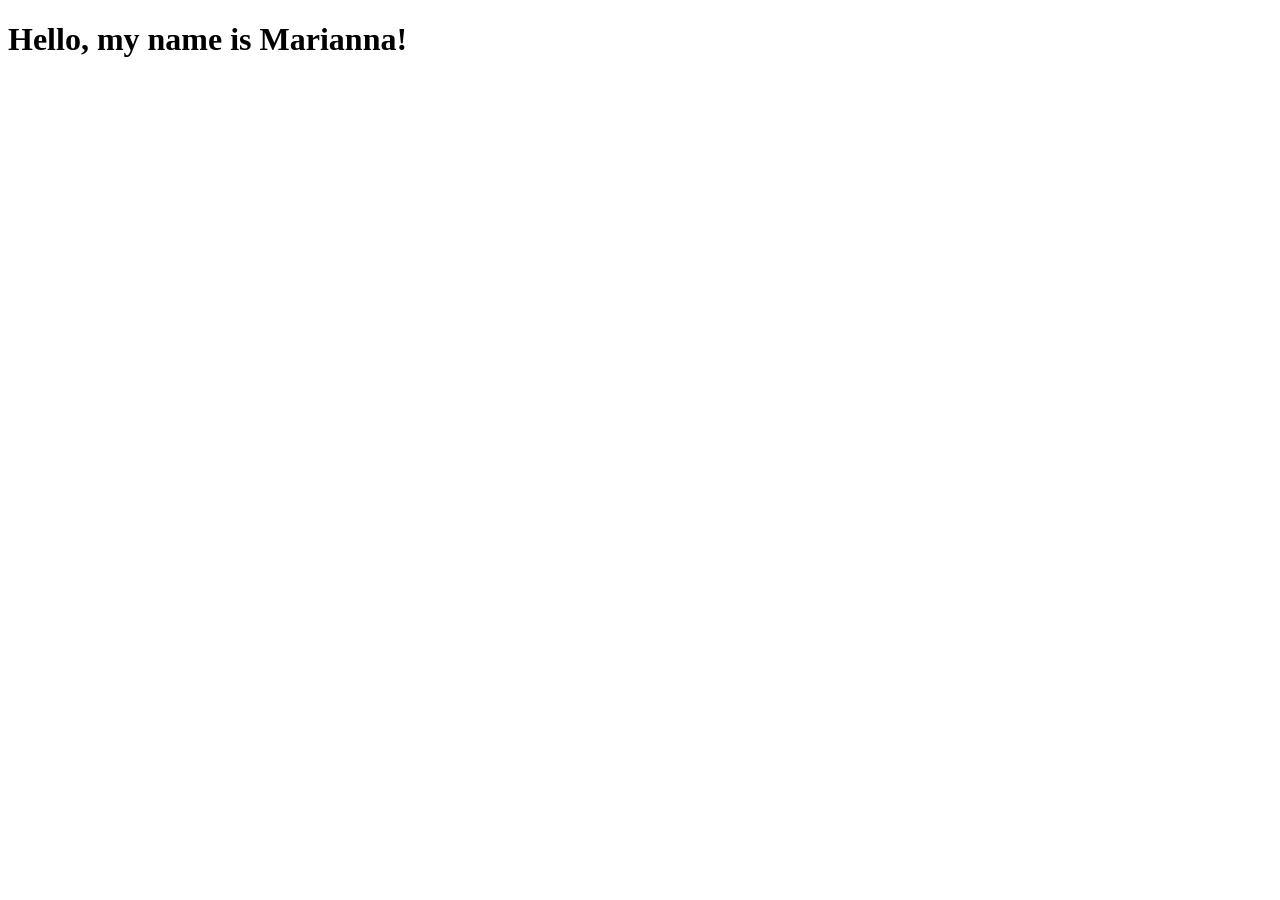
<file: lab-3/index.html>
<!DOCTYPE html>
<html lang="en">
<head>
  <meta charset="UTF-8">
    <meta name="viewport" content="width=device-width, initial-scale=1.0">
  <h1>Hello, my name is Marianna!</h1>
</head>
<body>
</body>
</html>
</file>
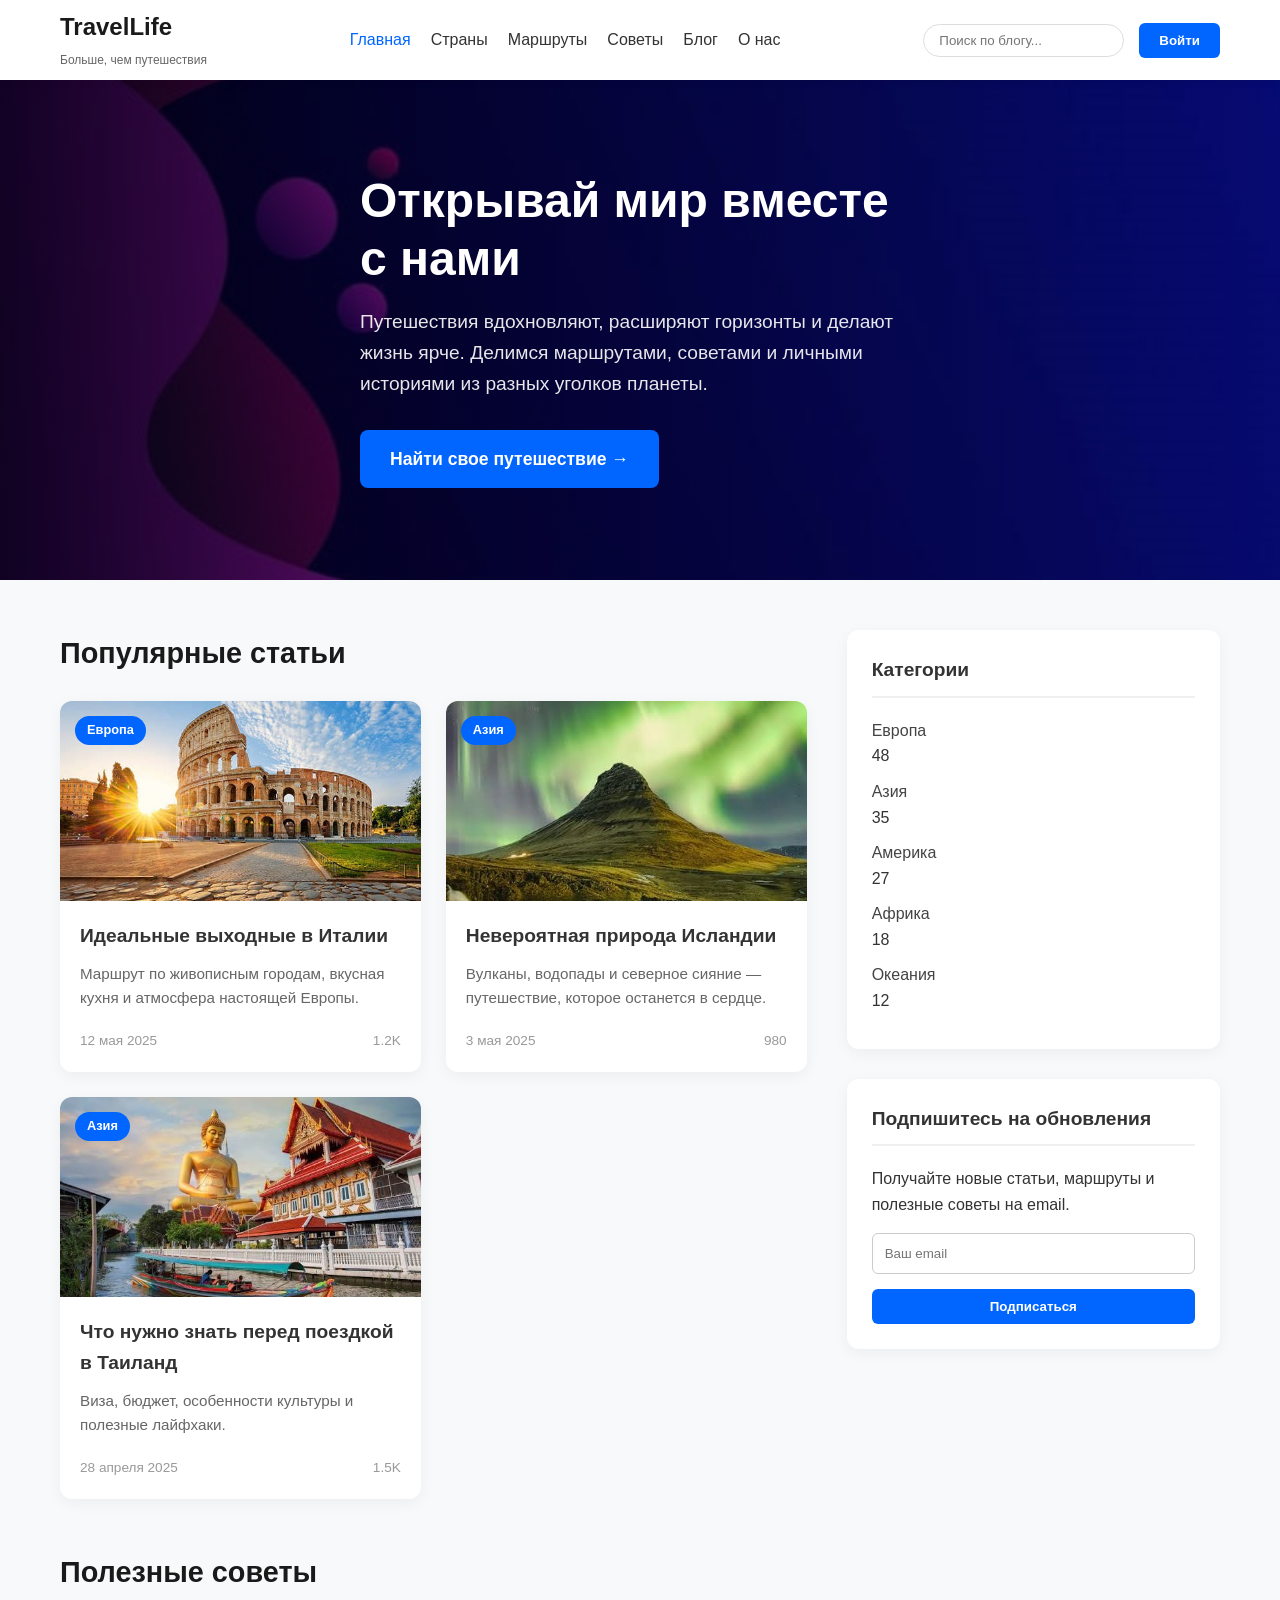
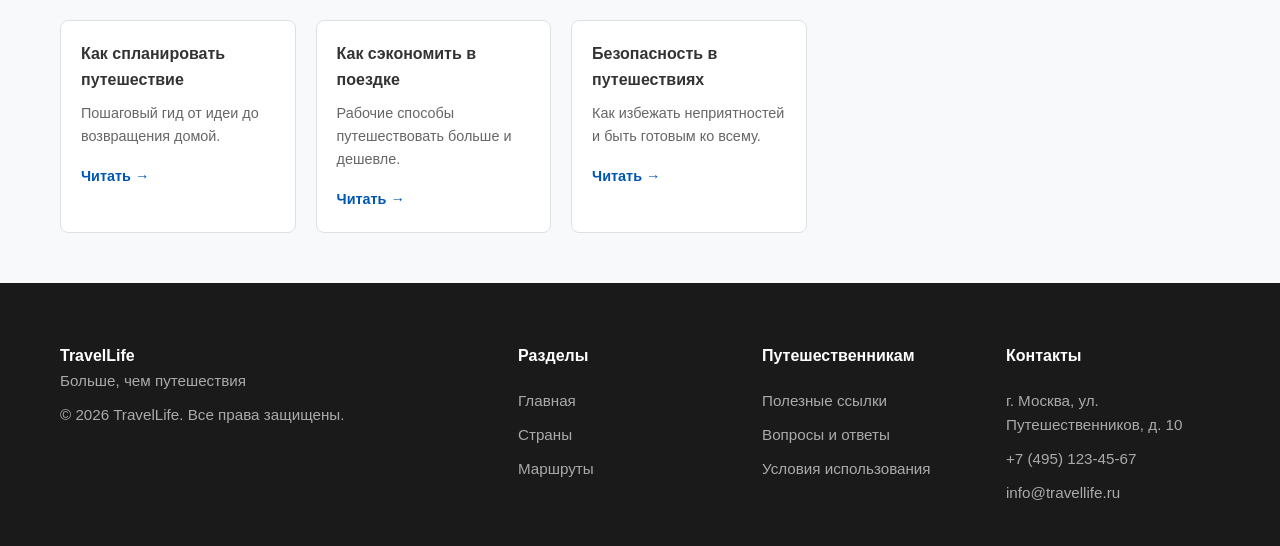
<file: lab-5/index.html>
<!DOCTYPE html>
<html lang="ru">
<head>
    <meta charset="UTF-8">
    <meta name="viewport" content="width=device-width, initial-scale=1.0">
    <title>TravelLife — Туристический блог</title>
    <link rel="stylesheet" href="css/style.css">
</head>
<body>

    <!-- Шапка сайта -->
    <header class="site-header">
        <div class="container header-inner">
            <div class="logo">
                <strong>TravelLife</strong>
                <span>Больше, чем путешествия</span>
            </div>
            <nav class="main-nav">
                <ul>
                    <li><a href="#" class="active">Главная</a></li>
                    <li><a href="#">Страны</a></li>
                    <li><a href="#">Маршруты</a></li>
                    <li><a href="#">Советы</a></li>
                    <li><a href="#">Блог</a></li>
                    <li><a href="#">О нас</a></li>
                </ul>
            </nav>
            <div class="header-actions">
                <form class="search-form">
                    <input type="search" placeholder="Поиск по блогу...">
                </form>
                <button class="btn btn-primary">Войти</button>
            </div>
        </div>
    </header>

    <!-- Основное содержимое -->
    <main>
        <!-- Герой-секция (главный баннер) -->
        <section class="hero">
            <div class="container hero-content">
                <h1>Открывай мир вместе с нами</h1>
                <p>Путешествия вдохновляют, расширяют горизонты и делают жизнь ярче. Делимся маршрутами, советами и личными историями из разных уголков планеты.</p>
                <a href="#" class="btn btn-large">Найти свое путешествие &rarr;</a>
            </div>
        </section>

        <!-- Контейнер для двухколоночной сетки (статьи + боковая панель) -->
        <div class="container layout">
            
            <!-- Левая колонка со статьями и советами -->
            <div class="main-content">
                <section class="popular-articles">
                    <h2>Популярные статьи</h2>
                    <div class="articles-grid">
                        
                        <!-- Карточка статьи 1 -->
                        <article class="card">
                            <figure>
                                <img src="images/italy.jpg" alt="Побережье Италии">
                                <figcaption class="tag">Европа</figcaption>
                            </figure>
                            <div class="card-body">
                                <h3>Идеальные выходные в Италии</h3>
                                <p>Маршрут по живописным городам, вкусная кухня и атмосфера настоящей Европы.</p>
                                <div class="card-meta">
                                    <time datetime="2025-05-12">12 мая 2025</time>
                                    <span class="views">1.2K</span>
                                </div>
                            </div>
                        </article>

                        <!-- Карточка статьи 2 -->
                        <article class="card">
                            <figure>
                                <img src="images/iceland.jpg" alt="Природа Исландии">
                                <figcaption class="tag">Азия</figcaption>
                            </figure>
                            <div class="card-body">
                                <h3>Невероятная природа Исландии</h3>
                                <p>Вулканы, водопады и северное сияние — путешествие, которое останется в сердце.</p>
                                <div class="card-meta">
                                    <time datetime="2025-05-03">3 мая 2025</time>
                                    <span class="views">980</span>
                                </div>
                            </div>
                        </article>

                        <!-- Карточка статьи 3 -->
                        <article class="card">
                            <figure>
                                <img src="images/thailand.jpg" alt="Храм в Таиланде">
                                <figcaption class="tag">Азия</figcaption>
                            </figure>
                            <div class="card-body">
                                <h3>Что нужно знать перед поездкой в Таиланд</h3>
                                <p>Виза, бюджет, особенности культуры и полезные лайфхаки.</p>
                                <div class="card-meta">
                                    <time datetime="2025-04-28">28 апреля 2025</time>
                                    <span class="views">1.5K</span>
                                </div>
                            </div>
                        </article>

                    </div>
                </section>

                <section class="useful-tips">
                    <h2>Полезные советы</h2>
                    <div class="tips-grid">
                        <article class="tip-card">
                            <h4>Как спланировать путешествие</h4>
                            <p>Пошаговый гид от идеи до возвращения домой.</p>
                            <a href="#" class="read-more">Читать &rarr;</a>
                        </article>
                        <article class="tip-card">
                            <h4>Как сэкономить в поездке</h4>
                            <p>Рабочие способы путешествовать больше и дешевле.</p>
                            <a href="#" class="read-more">Читать &rarr;</a>
                        </article>
                        <article class="tip-card">
                            <h4>Безопасность в путешествиях</h4>
                            <p>Как избежать неприятностей и быть готовым ко всему.</p>
                            <a href="#" class="read-more">Читать &rarr;</a>
                        </article>
                    </div>
                </section>
            </div>

            <!-- Правая колонка (боковая панель) -->
            <aside class="sidebar">
                
                <section class="widget categories">
                    <h3>Категории</h3>
                    <ul>
                        <li><a href="#">Европа</a> <span>48</span></li>
                        <li><a href="#">Азия</a> <span>35</span></li>
                        <li><a href="#">Америка</a> <span>27</span></li>
                        <li><a href="#">Африка</a> <span>18</span></li>
                        <li><a href="#">Океания</a> <span>12</span></li>
                    </ul>
                </section>

                <section class="widget subscription">
                    <h3>Подпишитесь на обновления</h3>
                    <p>Получайте новые статьи, маршруты и полезные советы на email.</p>
                    <form action="#" class="sub-form">
                        <input type="email" placeholder="Ваш email" required>
                        <button type="submit" class="btn btn-primary">Подписаться</button>
                    </form>
                </section>

            </aside>
        </div>
    </main>

    <!-- Подвал сайта -->
    <footer class="site-footer">
        <div class="container footer-grid">
            <div class="footer-col brand">
                <strong>TravelLife</strong>
                <p>Больше, чем путешествия</p>
                <p>&copy; 2026 TravelLife. Все права защищены.</p>
            </div>
            <div class="footer-col links">
                <h4>Разделы</h4>
                <ul>
                    <li><a href="#">Главная</a></li>
                    <li><a href="#">Страны</a></li>
                    <li><a href="#">Маршруты</a></li>
                </ul>
            </div>
            <div class="footer-col links">
                <h4>Путешественникам</h4>
                <ul>
                    <li><a href="#">Полезные ссылки</a></li>
                    <li><a href="#">Вопросы и ответы</a></li>
                    <li><a href="#">Условия использования</a></li>
                </ul>
            </div>
            <div class="footer-col contacts">
                <h4>Контакты</h4>
                <address>
                    <p>г. Москва, ул. Путешественников, д. 10</p>
                    <p><a href="tel:+74951234567">+7 (495) 123-45-67</a></p>
                    <p><a href="mailto:info@travellife.ru">info@travellife.ru</a></p>
                </address>
            </div>
        </div>
    </footer>

</body>
</html>
</file>
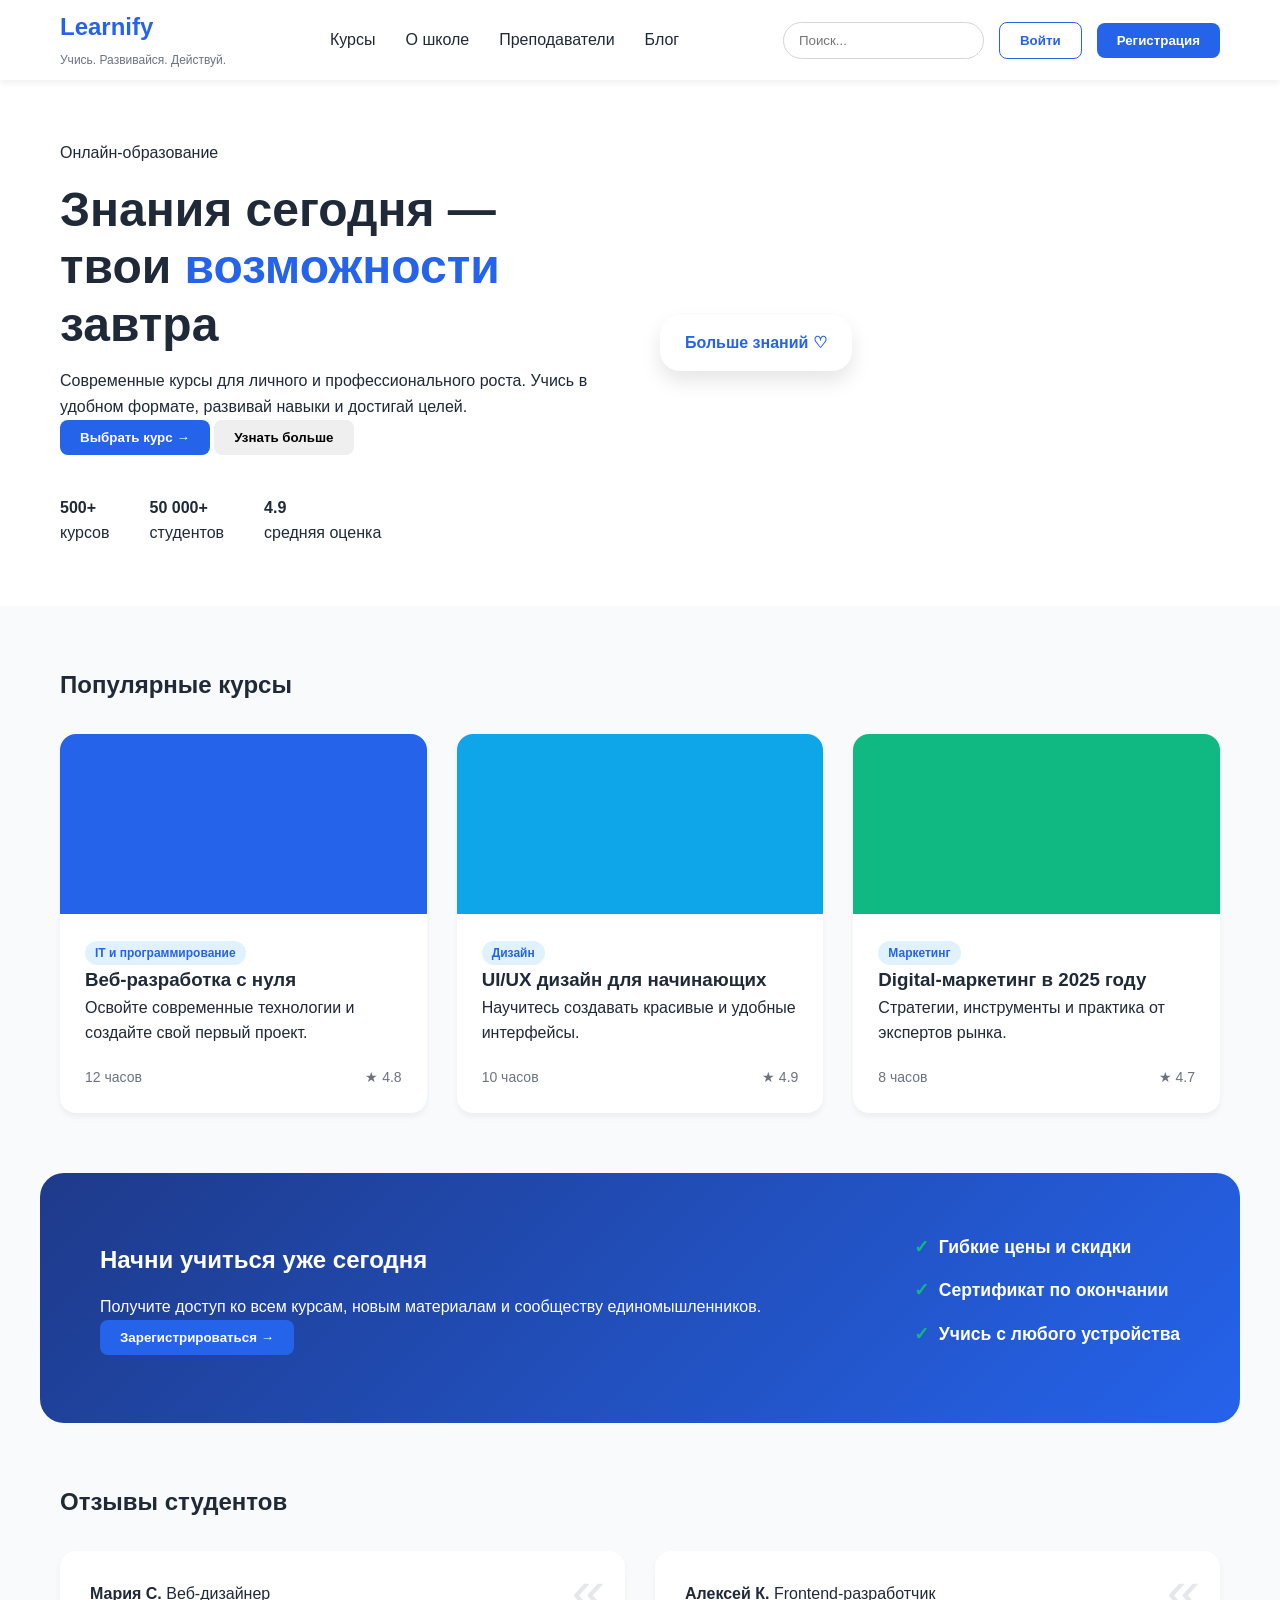
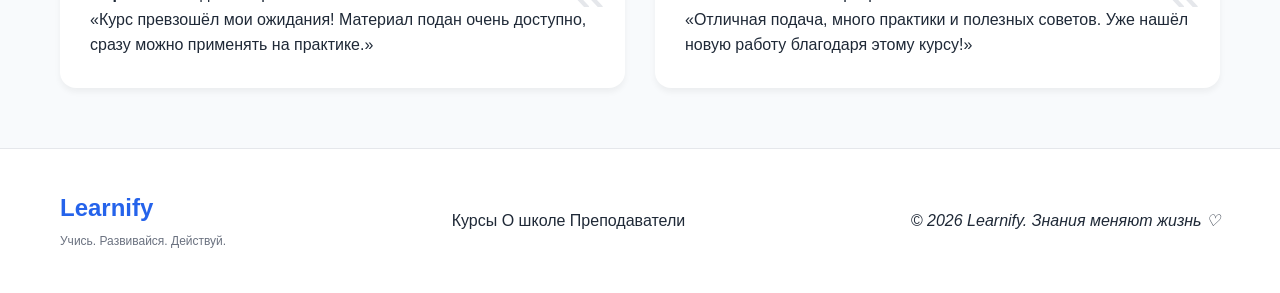
<file: lab-6/index.html>
<!DOCTYPE html>
<html lang="ru">
<head>
    <meta charset="UTF-8">
    <meta name="viewport" content="width=device-width, initial-scale=1.0">
    <title>Learnify — Онлайн-школа</title>
    <link rel="stylesheet" href="css/style.css">
</head>
<body>

    <header class="site-header">
        <div class="container header-inner">
            <div class="logo">
                <strong>Learnify</strong>
                <span>Учись. Развивайся. Действуй.</span>
            </div>
            <nav class="main-nav">
                <ul>
                    <li><a href="#">Курсы</a></li>
                    <li><a href="#">О школе</a></li>
                    <li><a href="#">Преподаватели</a></li>
                    <li><a href="#">Блог</a></li>
                </ul>
            </nav>
            <div class="header-actions">
                <input type="search" placeholder="Поиск..." class="search-input">
                <button class="btn btn-outline">Войти</button>
                <button class="btn btn-primary">Регистрация</button>
            </div>
        </div>
    </header>

    <main>
        <section class="hero">
            <div class="container hero-grid">
                <div class="hero-content">
                    <span class="subtitle">Онлайн-образование</span>
                    <h1>Знания сегодня — твои <span>возможности</span> завтра</h1>
                    <p>Современные курсы для личного и профессионального роста. Учись в удобном формате, развивай навыки и достигай целей.</p>
                    <div class="hero-buttons">
                        <button class="btn btn-primary btn-large">Выбрать курс &rarr;</button>
                        <button class="btn btn-secondary btn-large">Узнать больше</button>
                    </div>
                    <div class="hero-stats">
                        <div><strong>500+</strong><br>курсов</div>
                        <div><strong>50 000+</strong><br>студентов</div>
                        <div><strong>4.9</strong><br>средняя оценка</div>
                    </div>
                </div>
                <div class="hero-image">
                    <!-- Заглушка для изображения, добавь реальную картинку в CSS или через img -->
                    <div class="decorative-badge">Больше знаний ♡</div>
                </div>
            </div>
        </section>

        <section class="popular-courses container">
            <h2>Популярные курсы</h2>
            <div class="courses-grid">
                <article class="card">
                    <div class="card-image" style="background-color: #2563EB;"></div>
                    <div class="card-body">
                        <span class="tag">IT и программирование</span>
                        <h3>Веб-разработка с нуля</h3>
                        <p>Освойте современные технологии и создайте свой первый проект.</p>
                        <div class="card-footer">
                            <time datetime="PT12H">12 часов</time>
                            <span class="rating">★ 4.8</span>
                        </div>
                    </div>
                </article>

                <article class="card">
                    <div class="card-image" style="background-color: #0EA5E9;"></div>
                    <div class="card-body">
                        <span class="tag">Дизайн</span>
                        <h3>UI/UX дизайн для начинающих</h3>
                        <p>Научитесь создавать красивые и удобные интерфейсы.</p>
                        <div class="card-footer">
                            <time datetime="PT10H">10 часов</time>
                            <span class="rating">★ 4.9</span>
                        </div>
                    </div>
                </article>

                <article class="card">
                    <div class="card-image" style="background-color: #10B981;"></div>
                    <div class="card-body">
                        <span class="tag">Маркетинг</span>
                        <h3>Digital-маркетинг в 2025 году</h3>
                        <p>Стратегии, инструменты и практика от экспертов рынка.</p>
                        <div class="card-footer">
                            <time datetime="PT8H">8 часов</time>
                            <span class="rating">★ 4.7</span>
                        </div>
                    </div>
                </article>
            </div>
        </section>

        <section class="promo-section container">
            <div class="promo-content">
                <h2>Начни учиться уже сегодня</h2>
                <p>Получите доступ ко всем курсам, новым материалам и сообществу единомышленников.</p>
                <button class="btn btn-primary">Зарегистрироваться &rarr;</button>
            </div>
            <div class="promo-features">
                <ul>
                    <li>Гибкие цены и скидки</li>
                    <li>Сертификат по окончании</li>
                    <li>Учись с любого устройства</li>
                </ul>
            </div>
        </section>

        <section class="testimonials container">
            <h2>Отзывы студентов</h2>
            <div class="testimonials-grid">
                <article class="testimonial-card">
                    <div class="author-info">
                        <strong>Мария С.</strong>
                        <span>Веб-дизайнер</span>
                    </div>
                    <p>«Курс превзошёл мои ожидания! Материал подан очень доступно, сразу можно применять на практике.»</p>
                </article>
                <article class="testimonial-card">
                    <div class="author-info">
                        <strong>Алексей К.</strong>
                        <span>Frontend-разработчик</span>
                    </div>
                    <p>«Отличная подача, много практики и полезных советов. Уже нашёл новую работу благодаря этому курсу!»</p>
                </article>
            </div>
        </section>
    </main>

    <footer class="site-footer">
        <div class="container footer-inner">
            <div class="logo">
                <strong>Learnify</strong>
                <span>Учись. Развивайся. Действуй.</span>
            </div>
            <nav class="footer-nav">
                <a href="#">Курсы</a>
                <a href="#">О школе</a>
                <a href="#">Преподаватели</a>
            </nav>
            <address>
                <p>&copy; 2026 Learnify. Знания меняют жизнь ♡</p>
            </address>
        </div>
    </footer>

</body>
</html>
</file>
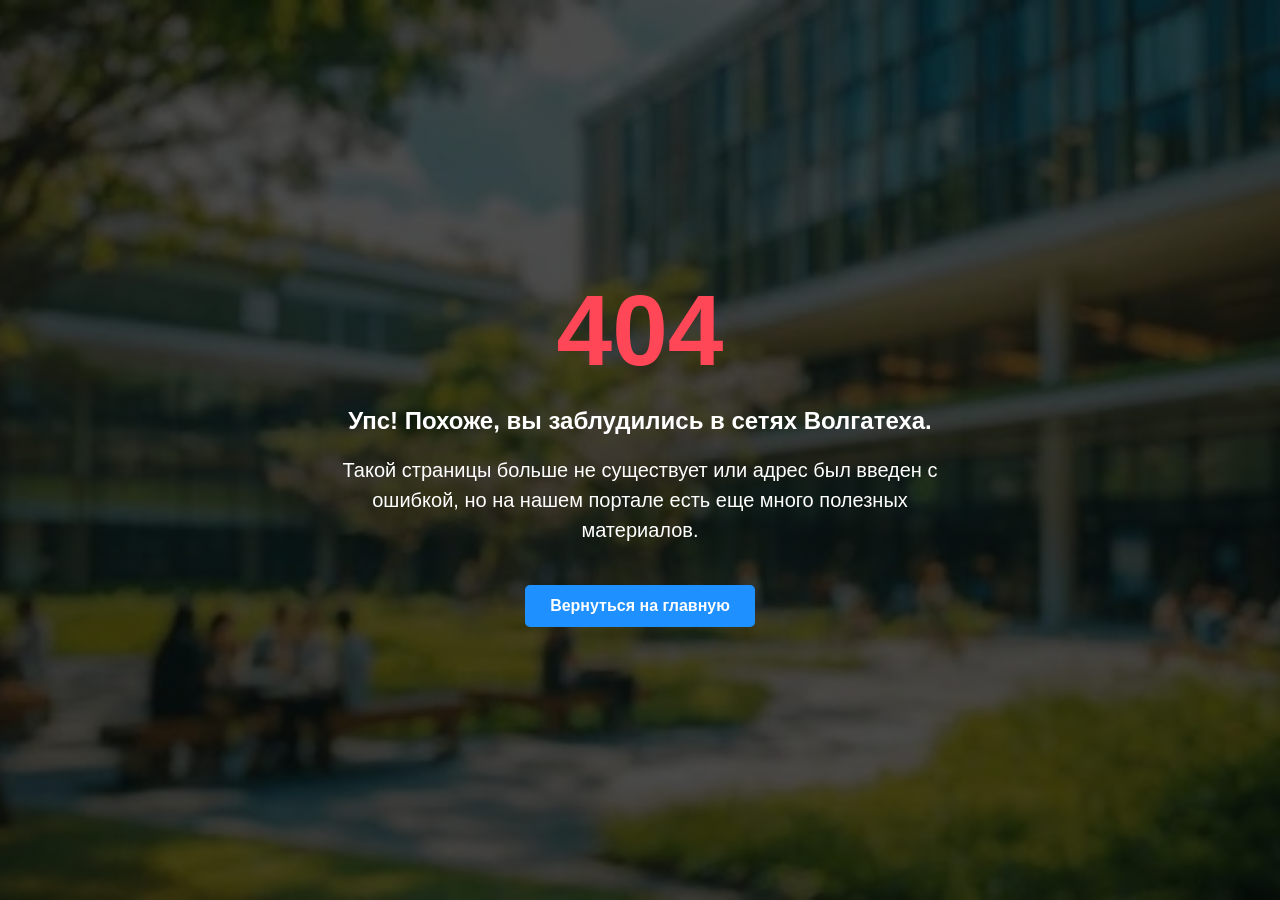
<file: lab-4/404_page.html>
<!DOCTYPE html>
<html lang="ru">
<head>
    <meta charset="utf-8">
    <title>Страница не найдена</title>
    <style>
        body {
            margin: 0;
            padding: 0;
            height: 100vh;
            display: flex;
            align-items: center;
            justify-content: center;
            background: linear-gradient(rgba(0, 0, 0, 0.7), rgba(0, 0, 0, 0.7)), url('img/university_bg.jpg') center/cover;
            color: white;
            font-family: Arial, sans-serif;
            text-align: center;
        }
        .error-container { max-width: 600px; padding: 20px; }
        h1 { font-size: 100px; margin: 0; color: #ff4757; }
        p { font-size: 20px; line-height: 1.5; }
        .btn {
            display: inline-block;
            margin-top: 20px;
            padding: 12px 25px;
            background-color: #1e90ff;
            color: white;
            text-decoration: none;
            border-radius: 5px;
            font-weight: bold;
        }
    </style>
</head>
<body>
    <div class="error-container">
        <h1>404</h1>
        <h2>Упс! Похоже, вы заблудились в сетях Волгатеха.</h2>
        <p>Такой страницы больше не существует или адрес был введен с ошибкой, но на нашем портале есть еще много полезных материалов.</p>
        <a href="https://www.volgatech.net/" class="btn">Вернуться на главную</a>
    </div>
</body>
</html>
</file>
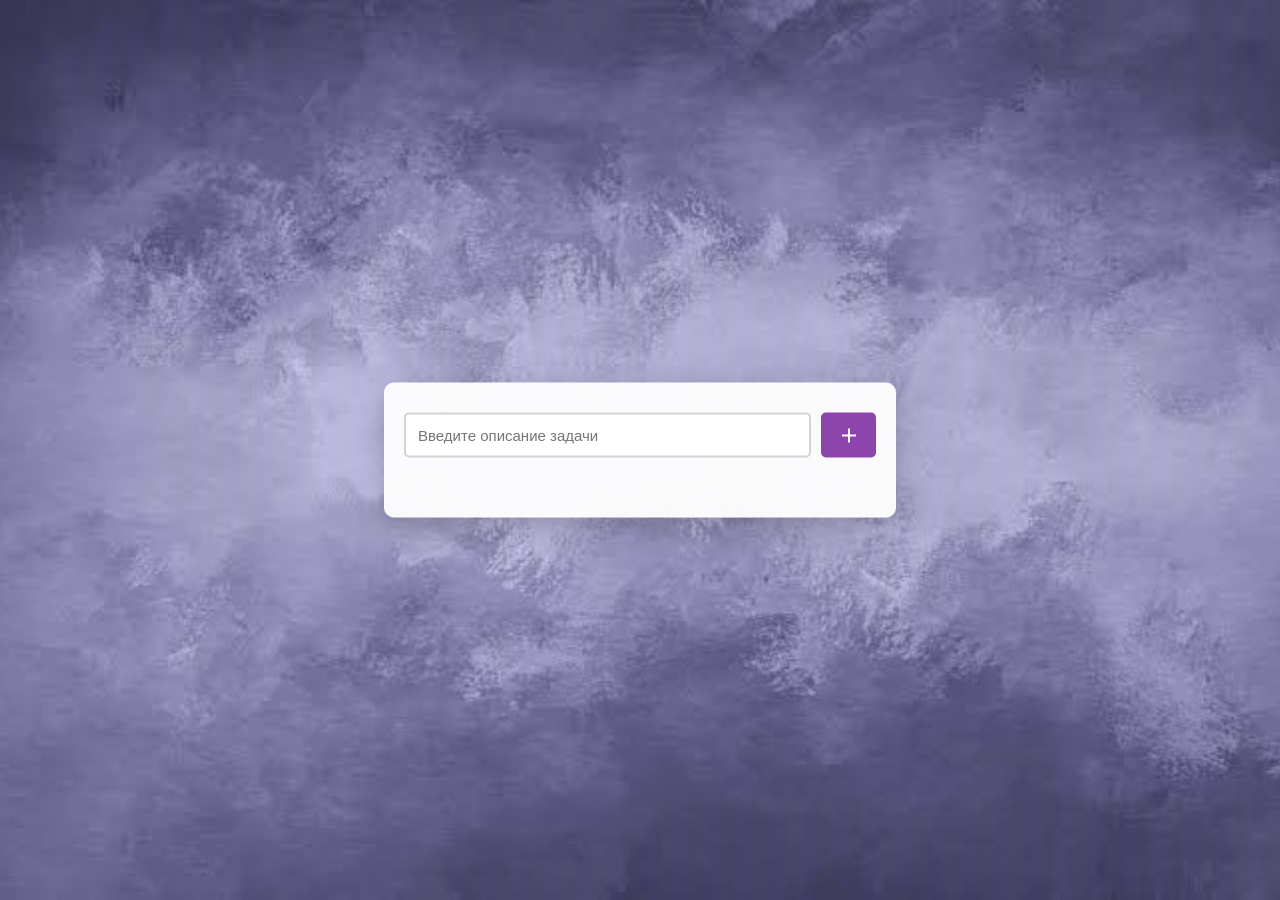
<file: lab-4/todo_list.html>
<!DOCTYPE html>
<html lang="ru">
<head>
    <meta charset="utf-8">
    <title>ToDo List</title>
    <link rel="stylesheet" href="css/styles.css">
</head>
<body>
    <div class="container">
        <div id="newtask">
            <input type="text" placeholder="Введите описание задачи">
            <button id="push">
                <svg width="24" height="24" viewBox="0 0 24 24" fill="none" stroke="currentColor" stroke-width="2">
                    <path d="M12 5v14M5 12h14"/>
                </svg>
            </button>
        </div>
        <div id="tasks"></div>
    </div>
    <script src="js/todo.js"></script>
</body>
</html>
</file>
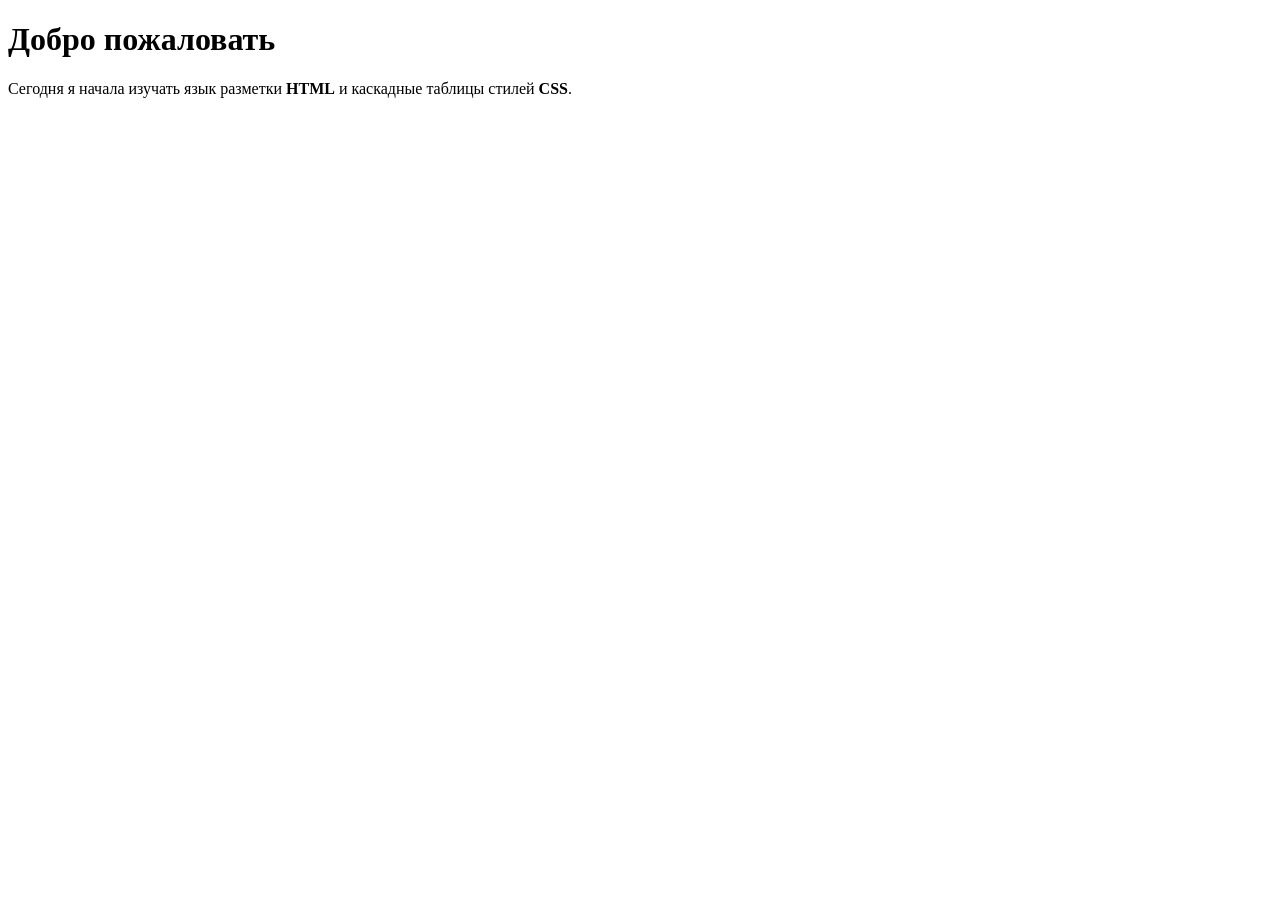
<file: lab-4/welcom.html>
<!DOCTYPE html>
<html lang="ru">
<head>
    <meta charset="utf-8">
    <title>Добро пожаловать</title>
</head>
<body>
    <h1>Добро пожаловать</h1>
    <p><time>Сегодня</time> я начала изучать язык разметки <strong>HTML</strong> и каскадные таблицы стилей <strong>CSS</strong>.</p>
</body>
</html>
</file>
<file: lab-5/css/style.css>
/* Базовые настройки и Box Model */
* {
    margin: 0;
    padding: 0;
    box-sizing: border-box;
}

body {
    font-family: "Segoe UI", Arial, sans-serif;
    line-height: 1.6;
    color: #333;
    background-color: #f8f9fa;
}

a {
    text-decoration: none;
    color: #0056b3;
    transition: color 0.3s ease;
}

a:hover, a:focus {
    color: #003d82;
}

ul {
    list-style: none;
}

.container {
    max-width: 1200px;
    margin: 0 auto;
    padding: 0 20px;
}

/* Кнопки */
.btn {
    display: inline-block;
    padding: 10px 20px;
    border: none;
    border-radius: 6px;
    cursor: pointer;
    font-weight: bold;
    text-align: center;
    transition: background-color 0.3s ease, transform 0.2s ease;
}

.btn:active {
    transform: scale(0.98);
}

.btn-primary {
    background-color: #0066ff;
    color: #fff;
}

.btn-primary:hover {
    background-color: #0052cc;
}

.btn-large {
    background-color: #0066ff;
    color: #fff;
    padding: 15px 30px;
    font-size: 1.1rem;
    border-radius: 8px;
}

.btn-large:hover {
    background-color: #0052cc;
}

/* Шапка сайта */
.site-header {
    background-color: #fff;
    box-shadow: 0 2px 10px rgba(0,0,0,0.05);
    position: sticky;
    top: 0;
    z-index: 100;
}

.header-inner {
    display: flex;
    justify-content: space-between;
    align-items: center;
    height: 80px;
}

.logo strong {
    font-size: 24px;
    color: #1a1a1a;
    display: block;
}

.logo span {
    font-size: 12px;
    color: #666;
}

.main-nav ul {
    display: flex;
    gap: 20px;
}

.main-nav a {
    color: #333;
    font-weight: 500;
}

.main-nav a.active, .main-nav a:hover {
    color: #0066ff;
}

.header-actions {
    display: flex;
    gap: 15px;
    align-items: center;
}

.search-form input {
    padding: 8px 15px;
    border: 1px solid #ddd;
    border-radius: 20px;
    outline: none;
}

.search-form input:focus {
    border-color: #0066ff;
}

/* Герой-секция с псевдоэлементом ::after для затемнения (overlay) */
.hero {
    position: relative;
    height: 500px;
    background: url('../images/hero-bg.jpg') center/cover no-repeat;
    background-color: #2c3e50; /* Фолбэк, если нет картинки */
    display: flex;
    align-items: center;
    overflow: hidden;
}

.hero::after {
    content: "";
    position: absolute;
    inset: 0;
    background: linear-gradient(to right, rgba(0,0,0,0.8) 0%, rgba(0,0,0,0.2) 100%);
    z-index: 1;
}

.hero-content {
    position: relative;
    z-index: 2;
    color: #fff;
    max-width: 600px;
}

.hero-content h1 {
    font-size: 3rem;
    margin-bottom: 20px;
    line-height: 1.2;
}

.hero-content p {
    font-size: 1.2rem;
    margin-bottom: 30px;
    opacity: 0.9;
}

/* Основная сетка: Статьи + Сайдбар */
.layout {
    display: grid;
    grid-template-columns: 2fr 1fr;
    gap: 40px;
    margin-top: 50px;
    margin-bottom: 50px;
}

h2 {
    margin-bottom: 25px;
    font-size: 1.8rem;
    color: #1a1a1a;
}

/* Сетка статей */
.articles-grid {
    display: grid;
    grid-template-columns: repeat(auto-fill, minmax(280px, 1fr));
    gap: 25px;
}

/* Интерактивная карточка (transition, transform, box-shadow, border-radius) */
.card {
    background: #fff;
    border-radius: 12px;
    overflow: hidden;
    box-shadow: 0 4px 15px rgba(0,0,0,0.05);
    transition: transform 0.3s ease, box-shadow 0.3s ease;
}

.card:hover {
    transform: translateY(-5px);
    box-shadow: 0 12px 25px rgba(0,0,0,0.12);
}

.card figure {
    position: relative;
    height: 200px;
}

.card img {
    width: 100%;
    height: 100%;
    object-fit: cover;
}

.card .tag {
    position: absolute;
    top: 15px;
    left: 15px;
    background: #0066ff;
    color: #fff;
    padding: 4px 12px;
    border-radius: 20px;
    font-size: 0.8rem;
    font-weight: bold;
}

.card-body {
    padding: 20px;
}

.card-body h3 {
    font-size: 1.2rem;
    margin-bottom: 10px;
}

.card-body p {
    color: #666;
    font-size: 0.95rem;
    margin-bottom: 20px;
}

.card-meta {
    display: flex;
    justify-content: space-between;
    font-size: 0.85rem;
    color: #999;
}

/* Полезные советы */
.useful-tips {
    margin-top: 50px;
}

.tips-grid {
    display: grid;
    grid-template-columns: repeat(3, 1fr);
    gap: 20px;
}

.tip-card {
    background: #fff;
    padding: 20px;
    border-radius: 8px;
    border: 1px solid #e0e0e0;
}

.tip-card h4 {
    margin-bottom: 10px;
}

.tip-card p {
    font-size: 0.9rem;
    color: #666;
    margin-bottom: 15px;
}

.read-more {
    font-weight: bold;
    font-size: 0.9rem;
}

/* Боковая панель (aside) */
.sidebar .widget {
    background: #fff;
    padding: 25px;
    border-radius: 12px;
    box-shadow: 0 4px 15px rgba(0,0,0,0.05);
    margin-bottom: 30px;
}

.sidebar h3 {
    margin-bottom: 20px;
    font-size: 1.2rem;
    border-bottom: 2px solid #f0f0f0;
    padding-bottom: 10px;
}

.categories ul li {
    margin-bottom: 10px;
}

.categories ul li a {
    display: flex;
    justify-content: space-between;
    color: #444;
}

.categories ul li a:hover {
    color: #0066ff;
}

/* Селектор по атрибуту для формы */
input[type="email"] {
    width: 100%;
    padding: 12px;
    border: 1px solid #ccc;
    border-radius: 6px;
    margin-bottom: 15px;
    margin-top: 15px;
}

.sub-form .btn {
    width: 100%;
}

/* Подвал (footer) */
.site-footer {
    background: #1a1a1a;
    color: #fff;
    padding: 60px 0 30px;
}

.footer-grid {
    display: grid;
    grid-template-columns: 2fr 1fr 1fr 1fr;
    gap: 30px;
}

.footer-col h4 {
    margin-bottom: 20px;
    color: #fff;
}

.footer-col p, .footer-col a {
    color: #aaa;
    font-size: 0.95rem;
    margin-bottom: 10px;
    display: block;
}

.footer-col a:hover {
    color: #fff;
}

address {
    font-style: normal;
}

/* Адаптивность (Media Queries) */
@media (max-width: 992px) {
    .layout {
        grid-template-columns: 1fr; /* Перестраиваем сетку в 1 колонку */
    }
    
    .sidebar {
        order: 2; /* Сайдбар уходит вниз */
    }

    .tips-grid {
        grid-template-columns: 1fr 1fr;
    }
}

@media (max-width: 768px) {
    .header-inner {
        flex-direction: column;
        height: auto;
        padding: 15px 0;
        gap: 15px;
    }
    
    .main-nav ul {
        flex-wrap: wrap;
        justify-content: center;
    }

    .hero-content h1 {
        font-size: 2rem;
    }

    .tips-grid {
        grid-template-columns: 1fr;
    }
    
    .footer-grid {
        grid-template-columns: 1fr;
    }
}
</file>
<file: lab-6/css/style.css>
/* CSS-переменные для удобного управления палитрой */
:root {
    --primary-color: #2563EB;
    --accent-color: #0EA5E9;
    --success-color: #10B981;
    --text-color: #1F2937;
    --bg-color: #F8FAFC;
    --white: #FFFFFF;
    --shadow-sm: 0 4px 6px rgba(0, 0, 0, 0.05);
    --shadow-md: 0 10px 20px rgba(0, 0, 0, 0.1);
}

/* Сброс и базовая блочная модель */
*, *::before, *::after {
    box-sizing: border-box;
    margin: 0;
    padding: 0;
}

body {
    font-family: Arial, sans-serif;
    background-color: var(--bg-color);
    color: var(--text-color);
    line-height: 1.6;
}

.container {
    max-width: 1200px;
    margin: 0 auto;
    padding: 0 20px;
}

/* 1. Селекторы тегов и классов */
a {
    text-decoration: none;
    color: var(--text-color);
    transition: color 0.3s ease;
}

ul {
    list-style: none;
}

/* Шапка и навигация */
.site-header {
    background: var(--white);
    box-shadow: var(--shadow-sm);
    position: sticky;
    top: 0;
    z-index: 100;
}

.header-inner {
    display: flex;
    justify-content: space-between;
    align-items: center;
    height: 80px;
}

.logo strong {
    font-size: 24px;
    color: var(--primary-color);
    display: block;
}

.logo span {
    font-size: 12px;
    color: #6B7280;
}

/* 2. Составной селектор (комбинатор потомков) */
.main-nav ul {
    display: flex;
    gap: 30px;
}

.main-nav a:hover, .main-nav a:focus {
    color: var(--primary-color);
}

/* 3. Селектор по атрибуту и псевдокласс :focus */
input[type="search"] {
    padding: 10px 15px;
    border: 1px solid #D1D5DB;
    border-radius: 20px;
    outline: none;
    transition: border-color 0.3s ease, box-shadow 0.3s ease;
}

input[type="search"]:focus {
    border-color: var(--primary-color);
    box-shadow: 0 0 0 3px rgba(37, 99, 235, 0.2);
}

.header-actions {
    display: flex;
    gap: 15px;
    align-items: center;
}

/* Кнопки с transition и transform */
.btn {
    padding: 10px 20px;
    border-radius: 8px;
    border: none;
    cursor: pointer;
    font-weight: bold;
    transition: transform 0.2s ease, background-color 0.3s ease, box-shadow 0.3s ease;
}

/* 4. Псевдокласс :hover */
.btn:hover {
    transform: translateY(-2px);
    box-shadow: var(--shadow-sm);
}

.btn-primary {
    background-color: var(--primary-color);
    color: var(--white);
}

.btn-primary:hover {
    background-color: #1D4ED8;
}

.btn-outline {
    background: transparent;
    border: 1px solid var(--primary-color);
    color: var(--primary-color);
}

/* Hero секция */
.hero {
    padding: 60px 0;
    background: var(--white);
}

.hero-grid {
    display: grid;
    grid-template-columns: 1fr 1fr;
    gap: 40px;
    align-items: center;
}

.hero-content h1 {
    font-size: 3rem;
    line-height: 1.2;
    margin: 15px 0;
}

.hero-content h1 span {
    color: var(--primary-color);
}

.hero-stats {
    display: flex;
    gap: 40px;
    margin-top: 40px;
}

/* Анимация @keyframes для декоративного бейджа */
@keyframes floating {
    0%, 100% { transform: translateY(0); }
    50% { transform: translateY(-10px); }
}

.decorative-badge {
    background: var(--white);
    padding: 15px 25px;
    border-radius: 20px;
    box-shadow: var(--shadow-md);
    display: inline-block;
    animation: floating 3s ease-in-out infinite;
    font-weight: bold;
    color: var(--primary-color);
}

/* Карточки курсов */
.popular-courses {
    padding: 60px 20px;
}

.courses-grid {
    display: grid;
    grid-template-columns: repeat(auto-fit, minmax(300px, 1fr));
    gap: 30px;
    margin-top: 30px;
}

.card {
    background: var(--white);
    border-radius: 16px;
    overflow: hidden;
    box-shadow: var(--shadow-sm);
    transition: transform 0.3s ease, box-shadow 0.3s ease;
}

.card:hover {
    transform: translateY(-8px);
    box-shadow: var(--shadow-md);
}

.card-image {
    height: 180px;
    width: 100%;
}

.card-body {
    padding: 25px;
}

.tag {
    background: #E0F2FE;
    color: var(--primary-color);
    padding: 5px 10px;
    border-radius: 12px;
    font-size: 12px;
    font-weight: bold;
}

.card-footer {
    display: flex;
    justify-content: space-between;
    margin-top: 20px;
    color: #6B7280;
    font-size: 14px;
}

/* Promo блок с градиентом */
.promo-section {
    background: linear-gradient(135deg, #1E3A8A 0%, var(--primary-color) 100%);
    color: var(--white);
    padding: 60px;
    border-radius: 24px;
    display: flex;
    justify-content: space-between;
    align-items: center;
    margin-bottom: 60px;
}

.promo-content h2 {
    color: var(--white);
    margin-bottom: 15px;
}

.promo-features ul li {
    margin-bottom: 15px;
    font-weight: bold;
    font-size: 1.1rem;
}

/* 5. Псевдоэлемент ::before для иконок списка и кавычек отзывов */
.promo-features ul li::before {
    content: "✓";
    color: var(--success-color);
    margin-right: 10px;
}

.testimonials-grid {
    display: grid;
    grid-template-columns: 1fr 1fr;
    gap: 30px;
    margin-top: 30px;
}

.testimonial-card {
    background: var(--white);
    padding: 30px;
    border-radius: 16px;
    box-shadow: var(--shadow-sm);
    position: relative;
}

.testimonial-card::before {
    content: "«";
    font-size: 60px;
    color: #E5E7EB;
    position: absolute;
    top: 10px;
    right: 20px;
    line-height: 1;
}

.site-footer {
    background: var(--white);
    padding: 40px 0;
    margin-top: 60px;
    border-top: 1px solid #E5E7EB;
}

.footer-inner {
    display: flex;
    justify-content: space-between;
    align-items: center;
}

/* Адаптивность (Media Queries) */
@media (max-width: 768px) {
    .hero-grid, .promo-section, .testimonials-grid {
        grid-template-columns: 1fr;
    }
    
    .header-inner {
        flex-direction: column;
        height: auto;
        padding: 15px 0;
        gap: 15px;
    }

    .promo-section {
        flex-direction: column;
        padding: 30px;
        gap: 30px;
    }
}
</file>
<file: lab-4/css/styles.css>
*, *:before, *:after {
    padding: 0;
    margin: 0;
    box-sizing: border-box;
}
body {
    height: 100vh;
    background: url('../img/todo_bg.jpg') center/cover no-repeat;
    background-color: #2c3e50; /* Резервный цвет, если картинка не загрузится */
}
.container {
    width: 40%;
    min-width: 450px;
    position: absolute;
    top: 50%;
    left: 50%;
    transform: translate(-50%, -50%);
    background: rgba(255, 255, 255, 0.95);
    border-radius: 10px;
    box-shadow: 0 10px 30px rgba(0,0,0,0.2);
}
#newtask {
    position: relative;
    padding: 30px 20px;
    display: flex;
    gap: 10px;
}
#newtask input {
    flex-grow: 1;
    height: 45px;
    padding: 12px;
    color: #111;
    font-size: 15px;
    border-radius: 5px;
    border: 2px solid #d1d3d4;
    outline: none;
}
#newtask input:focus {
    border-color: #8e44ad;
}
#newtask button {
    width: 55px;
    height: 45px;
    background-color: #8e44ad;
    color: #fff;
    border: none;
    border-radius: 5px;
    cursor: pointer;
    display: flex;
    align-items: center;
    justify-content: center;
}
#tasks {
    width: 100%;
    padding: 0 20px 30px;
}
.task {
    display: flex;
    align-items: center;
    justify-content: space-between;
    background-color: #f1f2f6;
    height: 50px;
    margin-bottom: 8px;
    padding: 5px 15px;
    border-radius: 5px;
    border-left: 5px solid #8e44ad;
}
.task span {
    font-size: 15px;
    font-weight: 500;
}
.task button.delete {
    background-color: #e74c3c;
    color: #fff;
    border: none;
    height: 35px;
    width: 35px;
    border-radius: 5px;
    cursor: pointer;
    display: flex;
    align-items: center;
    justify-content: center;
}
</file>
